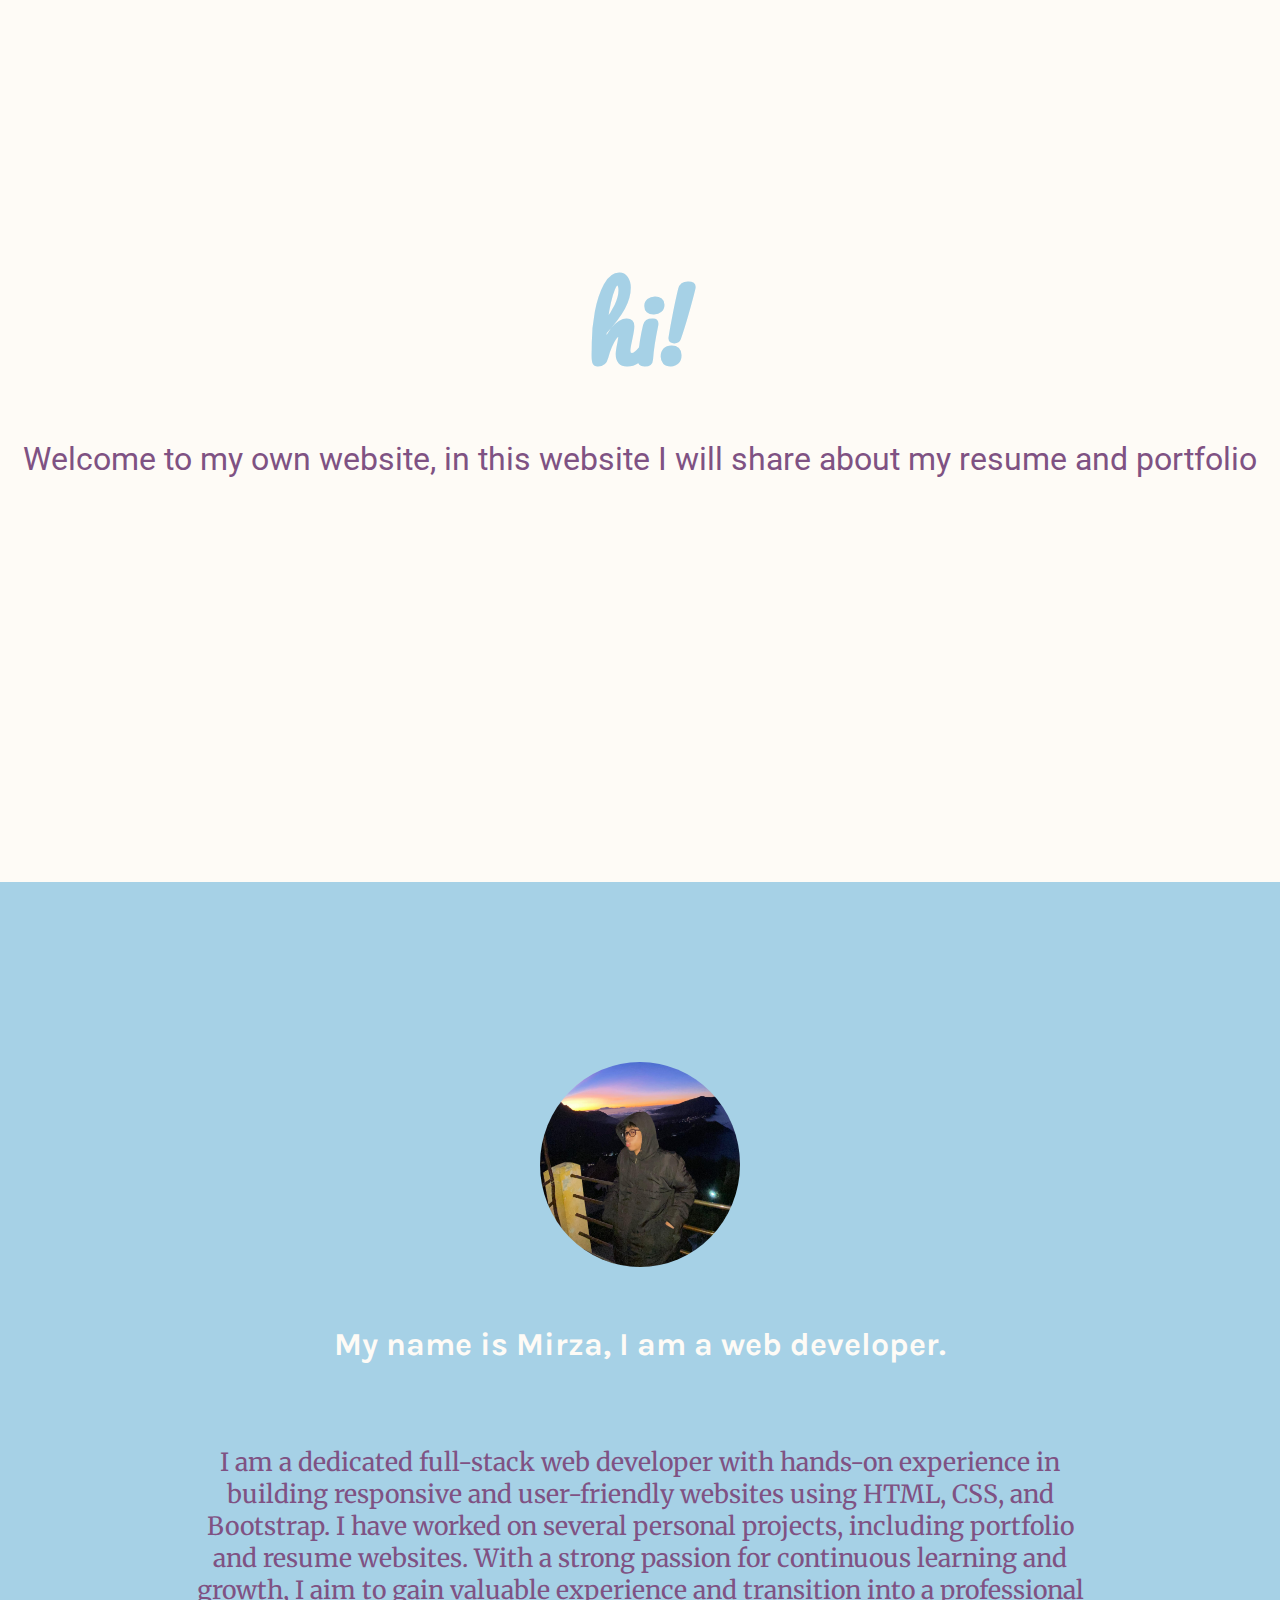
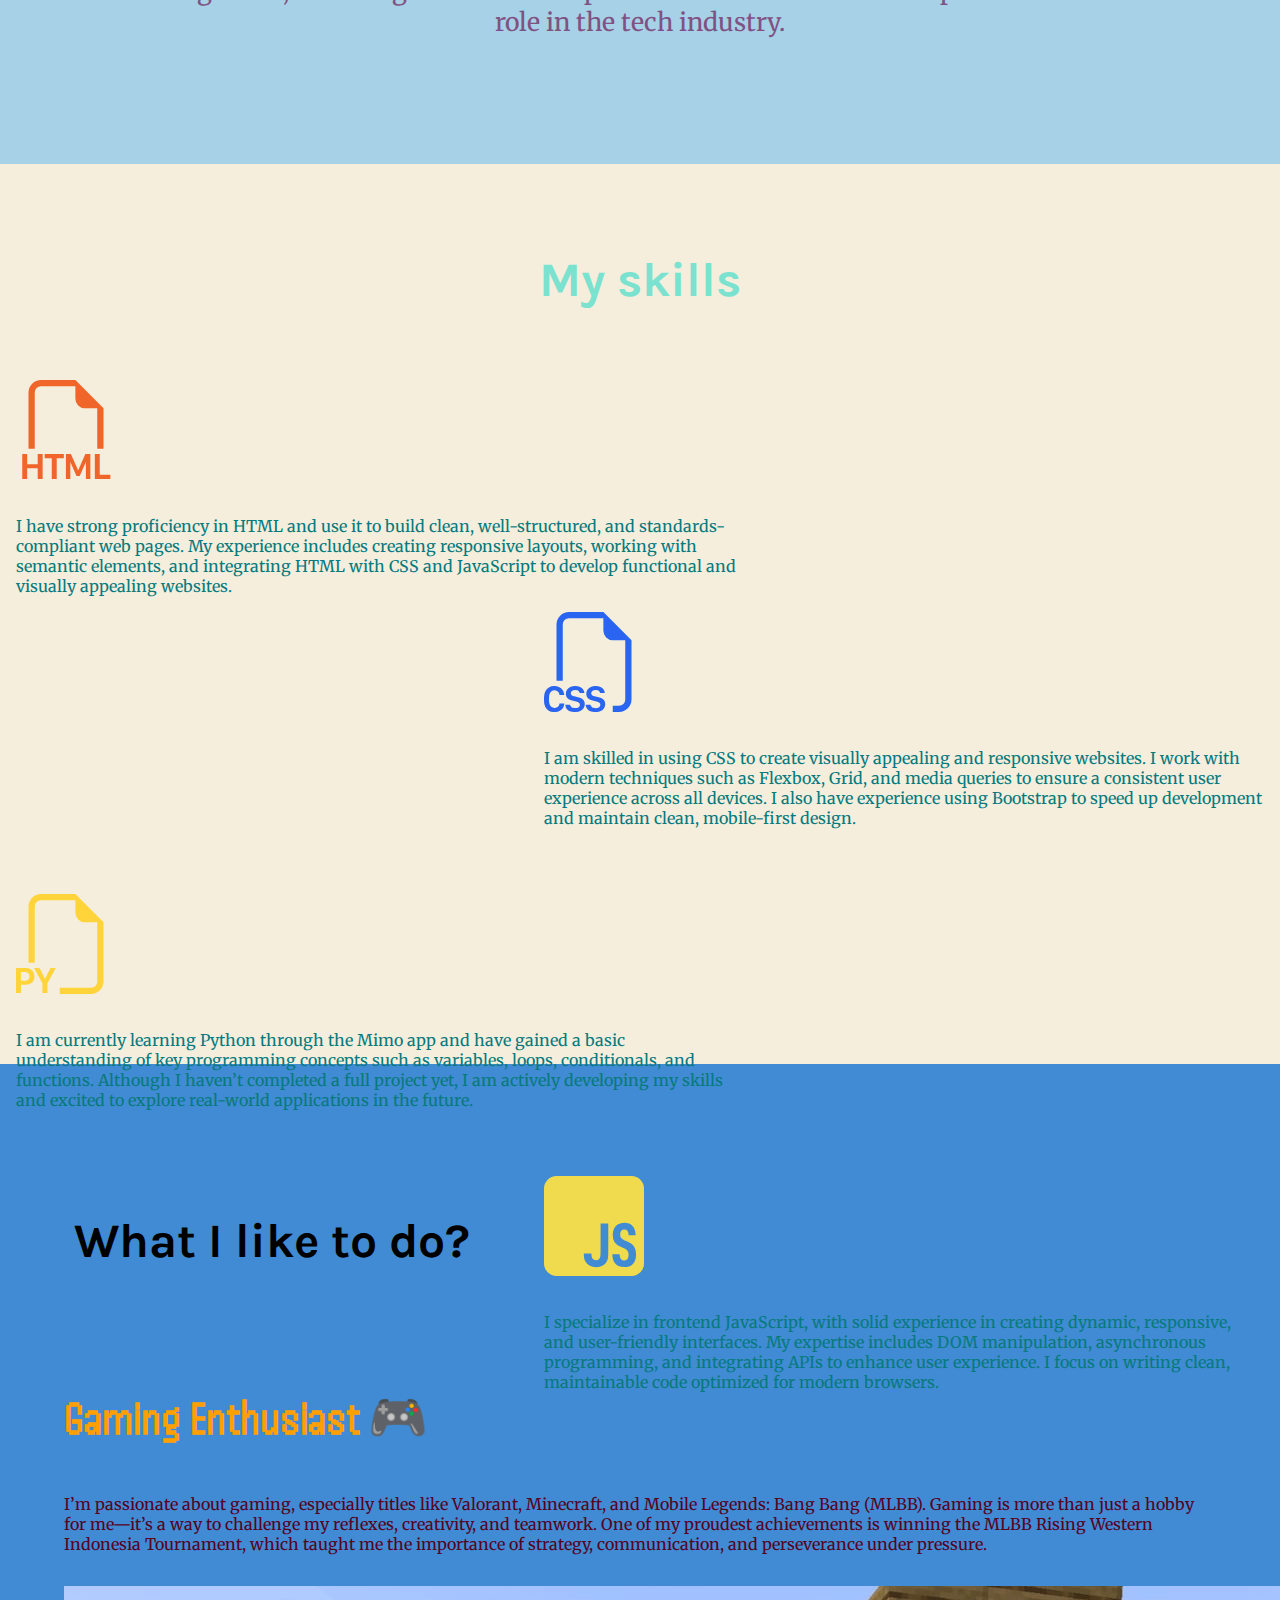
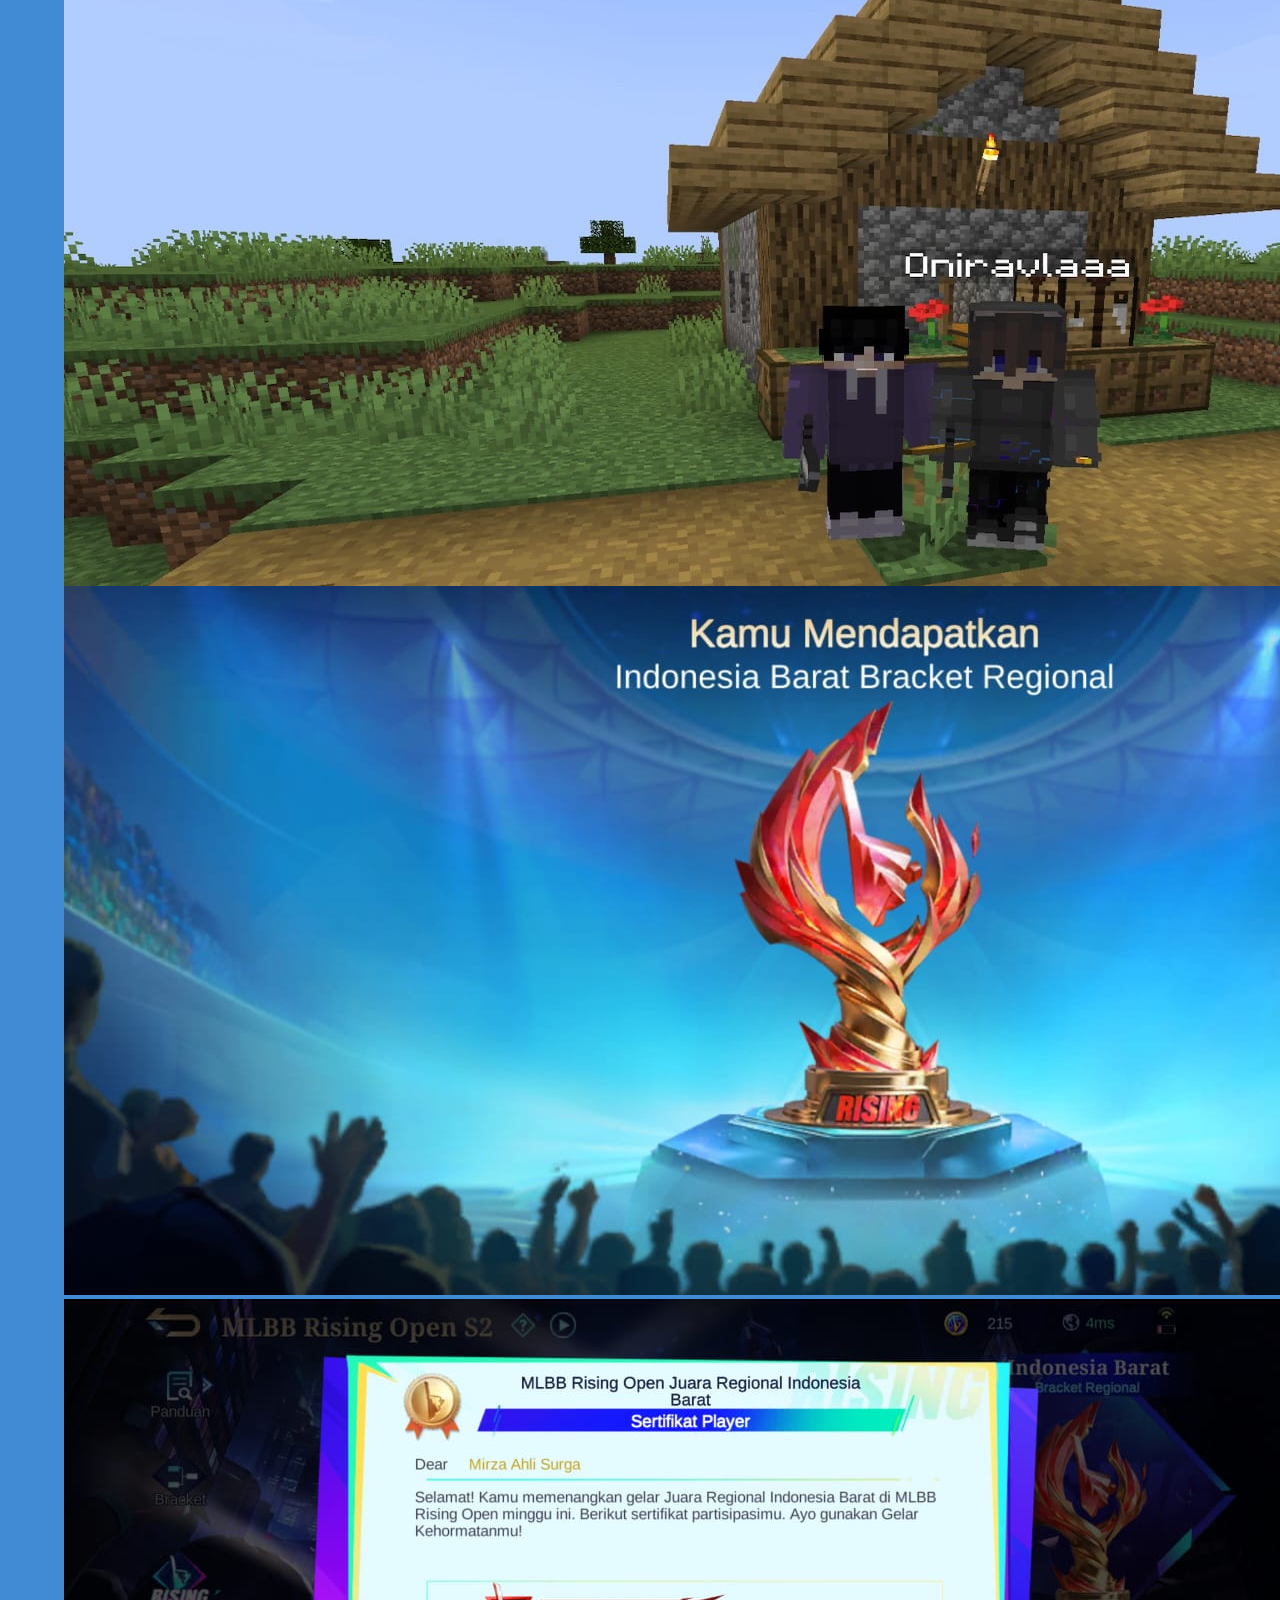
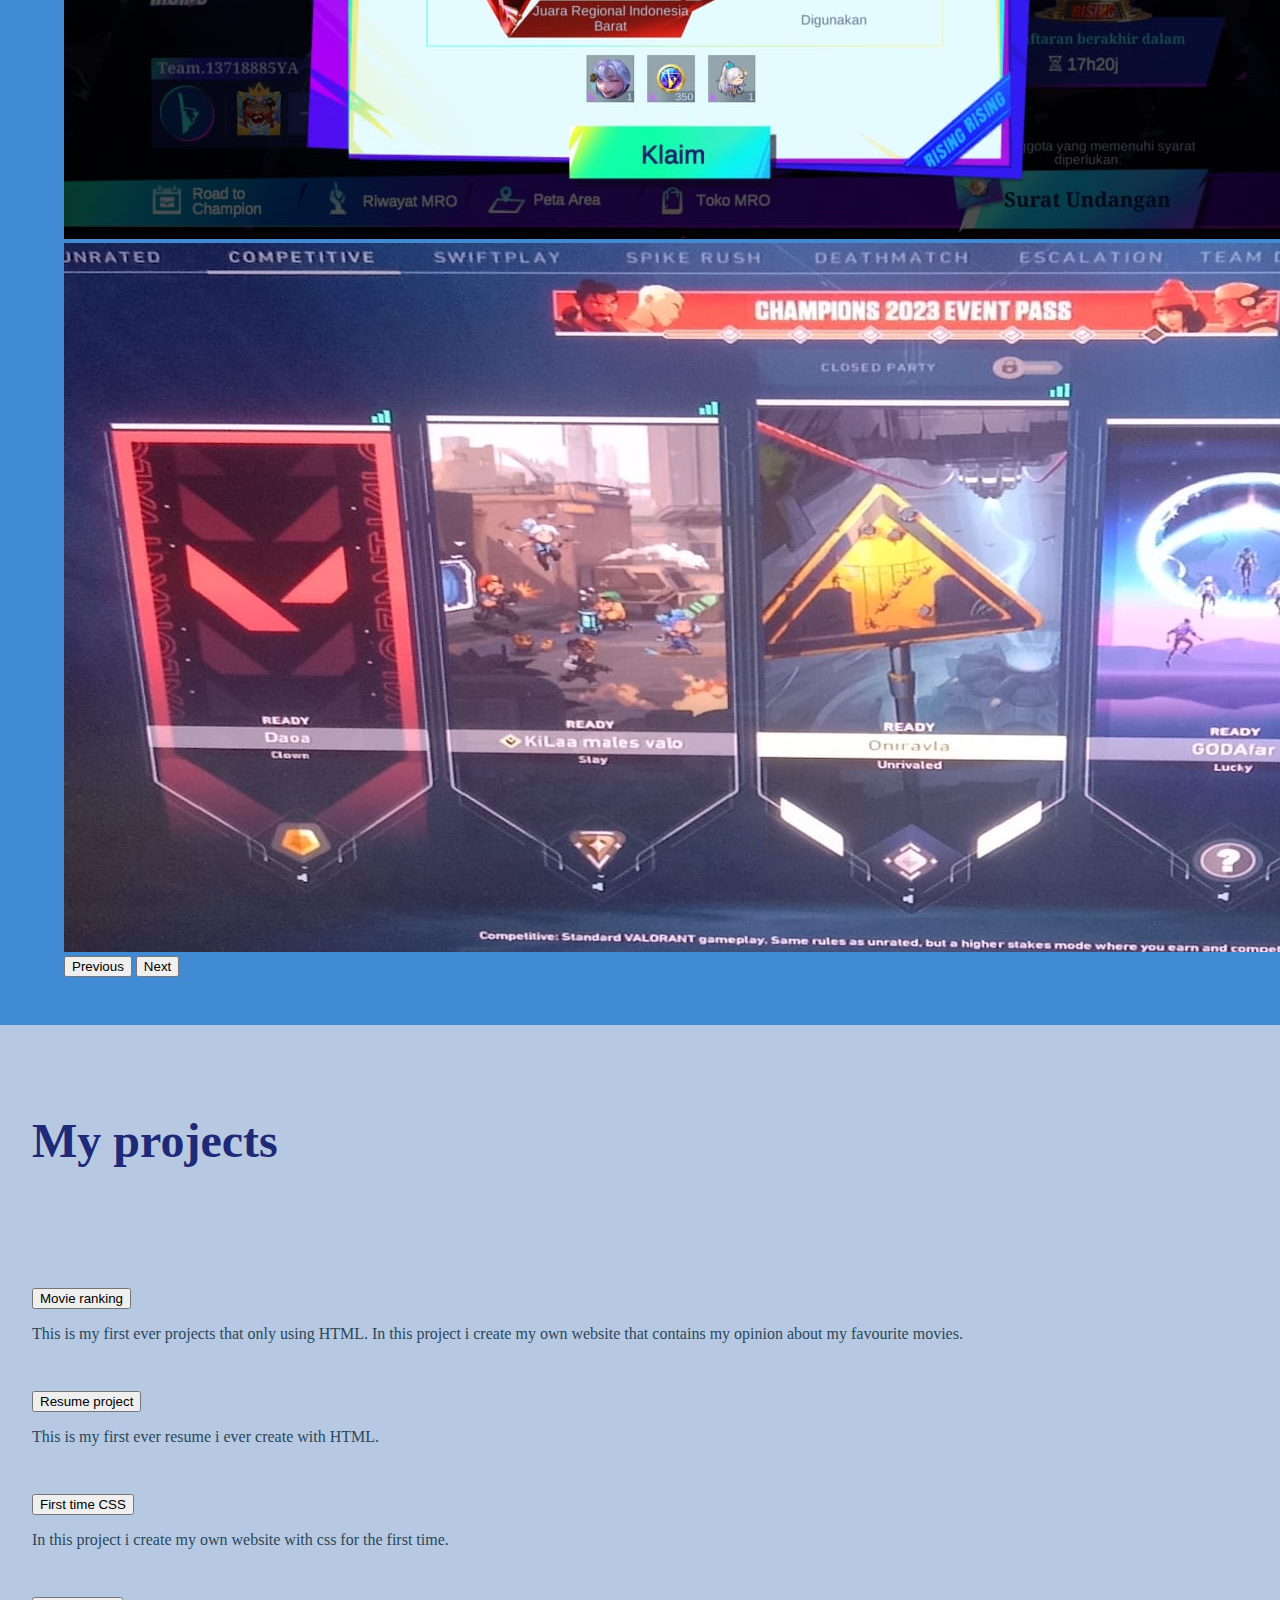
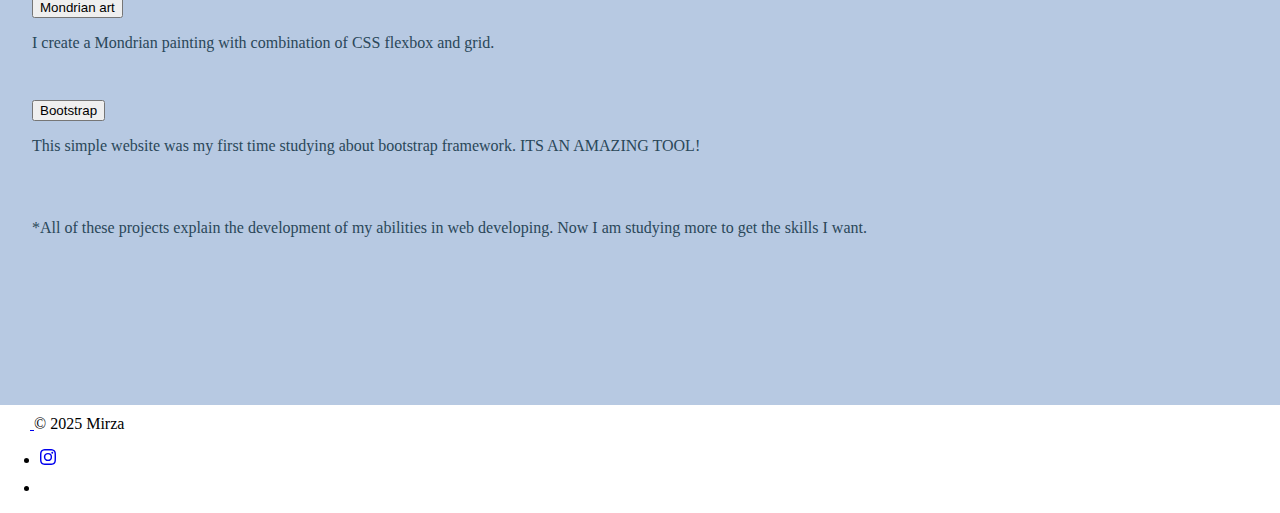
<file: index.html>
<!DOCTYPE html>
<html lang="en" data-bs-theme="dark">
<head>
    <meta charset="UTF-8">
    <meta name="viewport" content="width=device-width, initial-scale=1.0">
    <title>Mirza's Portfolio</title>
    <link rel="stylesheet" href="./style.css">
    <link rel="preconnect" href="https://fonts.googleapis.com">
<link rel="preconnect" href="https://fonts.gstatic.com" crossorigin>
<link href="https://fonts.googleapis.com/css2?family=Pacifico&display=swap" rel="stylesheet">

<link rel="preconnect" href="https://fonts.googleapis.com">
<link rel="preconnect" href="https://fonts.gstatic.com" crossorigin>
<link href="https://fonts.googleapis.com/css2?family=Roboto:ital,wght@0,100..900;1,100..900&display=swap" rel="stylesheet">

<link rel="preconnect" href="https://fonts.googleapis.com">
<link rel="preconnect" href="https://fonts.gstatic.com" crossorigin>
<link href="https://fonts.googleapis.com/css2?family=Karla:ital,wght@0,200..800;1,200..800&display=swap" rel="stylesheet">

<link rel="preconnect" href="https://fonts.googleapis.com">
<link rel="preconnect" href="https://fonts.gstatic.com" crossorigin>
<link href="https://fonts.googleapis.com/css2?family=Merriweather:ital,opsz,wght@0,18..144,300..900;1,18..144,300..900&display=swap" rel="stylesheet">

<link rel="preconnect" href="https://fonts.googleapis.com">
<link rel="preconnect" href="https://fonts.gstatic.com" crossorigin>
<link href="https://fonts.googleapis.com/css2?family=Handjet:wght@100..900&display=swap" rel="stylesheet">

<link href="https://cdn.jsdelivr.net/npm/bootstrap@5.3.6/dist/css/bootstrap.min.css" rel="stylesheet" integrity="sha384-4Q6Gf2aSP4eDXB8Miphtr37CMZZQ5oXLH2yaXMJ2w8e2ZtHTl7GptT4jmndRuHDT" crossorigin="anonymous">
</head>

<body>
    <div class="first page">
        <div class="container-hi">
            <h1 class="hi">hi!</h1>
        </div>
        <div class="desc1">
            <p>Welcome to my own website, in this website I will share about my resume and portfolio</p>
        </div>
    </div>
<!----------------------------------------------------------------------------------------->
    <div class="second page">
        <div class="my-photo">
            <img src="./needs/WhatsApp Image 2025-05-08 at 14.22.48.jpeg" alt="">
        </div>
        <div class="title1">
            <h2>My name is Mirza, I am a web developer.</h2>
        </div>

        <div class="container-desc2">
        <div class="desc2">
            <p>I am a dedicated full-stack web developer with hands-on experience in building responsive and user-friendly websites using HTML, CSS, and Bootstrap. I have worked on several personal projects, including portfolio and resume websites. With a strong passion for continuous learning and growth, I aim to gain valuable experience and transition into a professional role in the tech industry.</p>
        </div>
        </div>
    </div>
<!----------------------------------------------------------------------------------------->
    <div class="skills page">
        <div class="title2">
            <h2>
                My skills
            </h2>
        </div>
        <div class="container-html">
        <div class="html">
            <svg xmlns="http://www.w3.org/2000/svg" width="16" height="16" fill="currentColor" class="bi bi-filetype-html" viewBox="0 0 16 16">
                <path fill-rule="evenodd" d="M14 4.5V11h-1V4.5h-2A1.5 1.5 0 0 1 9.5 3V1H4a1 1 0 0 0-1 1v9H2V2a2 2 0 0 1 2-2h5.5zm-9.736 7.35v3.999h-.791v-1.714H1.79v1.714H1V11.85h.791v1.626h1.682V11.85h.79Zm2.251.662v3.337h-.794v-3.337H4.588v-.662h3.064v.662zm2.176 3.337v-2.66h.038l.952 2.159h.516l.946-2.16h.038v2.661h.715V11.85h-.8l-1.14 2.596H9.93L8.79 11.85h-.805v3.999zm4.71-.674h1.696v.674H12.61V11.85h.79v3.325Z"/>
              </svg>

            <p>I have strong proficiency in HTML and use it to build clean, well-structured, and standards-compliant web pages. My experience includes creating responsive layouts, working with semantic elements, and integrating HTML with CSS and JavaScript to develop functional and visually appealing websites.</p>
        </div>
        </div>
        <div class="container-css">
        <div class="css">
            <svg xmlns="http://www.w3.org/2000/svg" width="16" height="16" fill="currentColor" class="bi bi-filetype-css" viewBox="0 0 16 16">
                <path fill-rule="evenodd" d="M14 4.5V14a2 2 0 0 1-2 2h-1v-1h1a1 1 0 0 0 1-1V4.5h-2A1.5 1.5 0 0 1 9.5 3V1H4a1 1 0 0 0-1 1v9H2V2a2 2 0 0 1 2-2h5.5zM3.397 14.841a1.13 1.13 0 0 0 .401.823q.195.162.478.252.284.091.665.091.507 0 .859-.158.354-.158.539-.44.187-.284.187-.656 0-.336-.134-.56a1 1 0 0 0-.375-.357 2 2 0 0 0-.566-.21l-.621-.144a1 1 0 0 1-.404-.176.37.37 0 0 1-.144-.299q0-.234.185-.384.188-.152.512-.152.214 0 .37.068a.6.6 0 0 1 .246.181.56.56 0 0 1 .12.258h.75a1.1 1.1 0 0 0-.2-.566 1.2 1.2 0 0 0-.5-.41 1.8 1.8 0 0 0-.78-.152q-.439 0-.776.15-.337.149-.527.421-.19.273-.19.639 0 .302.122.524.124.223.352.367.228.143.539.213l.618.144q.31.073.463.193a.39.39 0 0 1 .152.326.5.5 0 0 1-.085.29.56.56 0 0 1-.255.193q-.167.07-.413.07-.175 0-.32-.04a.8.8 0 0 1-.248-.115.58.58 0 0 1-.255-.384zM.806 13.693q0-.373.102-.633a.87.87 0 0 1 .302-.399.8.8 0 0 1 .475-.137q.225 0 .398.097a.7.7 0 0 1 .272.26.85.85 0 0 1 .12.381h.765v-.072a1.33 1.33 0 0 0-.466-.964 1.4 1.4 0 0 0-.489-.272 1.8 1.8 0 0 0-.606-.097q-.534 0-.911.223-.375.222-.572.632-.195.41-.196.979v.498q0 .568.193.976.197.407.572.626.375.217.914.217.439 0 .785-.164t.55-.454a1.27 1.27 0 0 0 .226-.674v-.076h-.764a.8.8 0 0 1-.118.363.7.7 0 0 1-.272.25.9.9 0 0 1-.401.087.85.85 0 0 1-.478-.132.83.83 0 0 1-.299-.392 1.7 1.7 0 0 1-.102-.627zM6.78 15.29a1.2 1.2 0 0 1-.111-.449h.764a.58.58 0 0 0 .255.384q.106.073.25.114.142.041.319.041.245 0 .413-.07a.56.56 0 0 0 .255-.193.5.5 0 0 0 .085-.29.39.39 0 0 0-.153-.326q-.152-.12-.463-.193l-.618-.143a1.7 1.7 0 0 1-.539-.214 1 1 0 0 1-.351-.367 1.1 1.1 0 0 1-.123-.524q0-.366.19-.639.19-.272.527-.422t.777-.149q.456 0 .779.152.326.153.5.41.18.255.2.566h-.75a.56.56 0 0 0-.12-.258.6.6 0 0 0-.246-.181.9.9 0 0 0-.37-.068q-.324 0-.512.152a.47.47 0 0 0-.184.384q0 .18.143.3a1 1 0 0 0 .404.175l.621.143q.326.075.566.211t.375.358.135.56q0 .37-.188.656a1.2 1.2 0 0 1-.539.439q-.351.158-.858.158-.381 0-.665-.09a1.4 1.4 0 0 1-.478-.252 1.1 1.1 0 0 1-.29-.375"/>
              </svg>


            <P>I am skilled in using CSS to create visually appealing and responsive websites. I work with modern techniques such as Flexbox, Grid, and media queries to ensure a consistent user experience across all devices. I also have experience using Bootstrap to speed up development and maintain clean, mobile-first design.</P>
        </div>
        </div>
        <div class="container-python">
        <div class="python">

            <svg xmlns="http://www.w3.org/2000/svg" width="16" height="16" fill="currentColor" class="bi bi-filetype-py" viewBox="0 0 16 16">
                <path fill-rule="evenodd" d="M14 4.5V14a2 2 0 0 1-2 2H7v-1h5a1 1 0 0 0 1-1V4.5h-2A1.5 1.5 0 0 1 9.5 3V1H4a1 1 0 0 0-1 1v9H2V2a2 2 0 0 1 2-2h5.5zM0 11.85h1.6q.434 0 .732.179.302.175.46.477t.158.677-.16.677q-.158.299-.464.474a1.45 1.45 0 0 1-.732.173H.79v1.342H0zm2.06 1.714a.8.8 0 0 0 .085-.381q0-.34-.185-.521-.185-.182-.513-.182H.788v1.406h.66a.8.8 0 0 0 .374-.082.57.57 0 0 0 .238-.24m2.963.75v1.535H4.23v-1.52L2.89 11.85h.876l.853 1.696h.032l.856-1.696h.855z"/>
              </svg>


            <p>I am currently learning Python through the Mimo app and have gained a basic understanding of key programming concepts such as variables, loops, conditionals, and functions. Although I haven’t completed a full project yet, I am actively developing my skills and excited to explore real-world applications in the future.</p>

        </div>
        </div>
        <div class="container-js">
            <div class="js">
                <svg xmlns="http://www.w3.org/2000/svg" width="16" height="16" fill="currentColor" class="bi bi-javascript" viewBox="0 0 16 16">
                    <path fill-rule="evenodd" d="M14 0a2 2 0 0 1 2 2v12a2 2 0 0 1-2 2H2a2 2 0 0 1-2-2V2a2 2 0 0 1 2-2zM9.053 7.596v3.127l-.007 1.752q0 .498-.186.752t-.556.263q-.342 0-.528-.234-.185-.234-.185-.684v-.175H6.37v.185q0 .665.253 1.113.255.45.703.674.44.225 1.016.225.88 0 1.406-.498.527-.498.527-1.485l.007-1.752V7.596zm3.808-.108q-.585 0-1.006.244a1.67 1.67 0 0 0-.634.674 2.1 2.1 0 0 0-.225.996q0 .753.293 1.182.303.42.967.732l.469.215q.438.186.625.43.185.244.185.635 0 .478-.166.703-.156.224-.527.224-.361.001-.547-.244-.186-.243-.205-.752h-1.162q.02.996.498 1.524.479.527 1.386.527.909 0 1.417-.518.507-.517.507-1.484 0-.81-.332-1.289t-1.045-.79l-.449-.196q-.39-.166-.556-.381-.166-.214-.166-.576 0-.4.165-.596.177-.195.508-.195.361 0 .508.234.156.234.176.703h1.123q-.03-.976-.498-1.484-.47-.518-1.309-.518"/>
                  </svg>

            <p>
                I specialize in frontend JavaScript, with solid experience in creating dynamic, responsive, and user-friendly interfaces. My expertise includes DOM manipulation, asynchronous programming, and integrating APIs to enhance user experience. I focus on writing clean, maintainable code optimized for modern browsers.
            </p>
            </div>
        </div>
    </div>
<!----------------------------------------------------------------------------------------->
    <div class="hobbies page">
        <div class="title3">
            <h2>What I like to do?</h2>
        </div>
        <div class="games">
            <h3>Gaming Enthusiast 🎮</h3>
            <p>    
                I’m passionate about gaming, especially titles like Valorant, Minecraft, and Mobile Legends: Bang Bang (MLBB). Gaming is more than just a hobby for me—it’s a way to challenge my reflexes, creativity, and teamwork. One of my proudest achievements is winning the MLBB Rising Western Indonesia Tournament, which taught me the importance of strategy, communication, and perseverance under pressure.
            </p>
            <div id="carouselExampleAutoplaying" class="carousel slide" data-bs-ride="carousel">
                <div class="carousel-inner">
                  <div class="carousel-item active">
                    <img src="./needs/minecraft.jpeg" class="d-block w-100" alt="...">
                  </div>
                  <div class="carousel-item rising">
                    <img src="./needs/WhatsApp Image 2025-06-10 at 15.55.23.jpeg" class="d-block w-100" alt="...">
                  </div>
                  <div class="carousel-item sertip">
                    <img src="./needs/WhatsApp Image 2025-06-13 at 20.38.11.jpeg" class="d-block w-100" alt="...">
                  </div>
                  <div class="carousel-item valo">
                    <img src="./needs/edited valo.jpeg" class="d-block w-100" alt="...">
                  </div>
                </div>
                <button class="carousel-control-prev" type="button" data-bs-target="#carouselExampleAutoplaying" data-bs-slide="prev">
                  <span class="carousel-control-prev-icon" aria-hidden="true"></span>
                  <span class="visually-hidden">Previous</span>
                </button>
                <button class="carousel-control-next" type="button" data-bs-target="#carouselExampleAutoplaying" data-bs-slide="next">
                  <span class="carousel-control-next-icon" aria-hidden="true"></span>
                  <span class="visually-hidden">Next</span>
                </button>
              </div>
            
        </div>
    </div>
<!----------------------------------------------------------------------------------------->
    <div class="portfolio page">
        <div class="title4">
            <h2>My projects</h2>
        </div>
        <div class="movie-ranking">
            <a href="./needs/movie-ranking.html"><button type="button" class="btn btn-danger">Movie ranking</button></a>
            <p>This is my first ever projects that only using HTML. In this project i create my own website that contains my opinion about my favourite movies.</p>
        </div>

        <div class="first-resume">
            
            <a href="./needs/resume.html"><button type="button" class="btn btn-danger">Resume project</button></a>
            <p>This is my first ever resume i ever create with HTML.</p>
        </div>

        <div class="first-css">
            
            <a href="./needs/adding css/index.html"><button type="button" class="btn btn-danger">First time CSS</button></a>
            <p>In this project i create my own website with css for the first time.</p>
        </div>

        <div class="mondrian">
            
            <a href="./needs/mondrian.html"><button type="button" class="btn btn-danger">Mondrian art</button></a>
            <p>I create a Mondrian painting with combination of CSS flexbox and grid.</p>
        </div>

        <div class="bootstrap">
            
            <a href="./needs/bootstrap copy/index.html"><button type="button" class="btn btn-danger">Bootstrap</button></a>
            <p>This simple website was my first time studying about bootstrap framework. ITS AN AMAZING TOOL!</p>
        </div>
        <div class="conclusion">
            <p>*All of these projects explain the development of my abilities in web developing. Now I am studying more to get the skills I want.</p>
        </div>
    </div>
<!----------------------------------------------------------------------------------------->
    <div class="container"> 
        <footer class="d-flex flex-wrap justify-content-between align-items-center py-3 my-4 border-top kaki"> 
            <div class="col-md-4 d-flex align-items-center"> 
                <a href="/" class="mb-3 me-2 mb-md-0 text-body-secondary text-decoration-none lh-1" aria-label="Bootstrap"> 
                    <svg class="bi" width="30" height="24" aria-hidden="true">
                        <use xlink:href="#bootstrap">

                        </use>
                    </svg> 
                </a> 
                <span class="mb-3 mb-md-0 text-body-secondary">© 2025 Mirza</span> 
            </div> 
            <ul class="nav col-md-4 justify-content-end list-unstyled d-flex"> 
                <li class="ms-3">
                    <a class="text-body-secondary" href="https://www.instagram.com/mirzalvrn" aria-label="Instagram">
                        <svg xmlns="http://www.w3.org/2000/svg" width="16" height="16" fill="currentColor" class="bi bi-instagram" viewBox="0 0 16 16">
                            <path d="M8 0C5.829 0 5.556.01 4.703.048 3.85.088 3.269.222 2.76.42a3.9 3.9 0 0 0-1.417.923A3.9 3.9 0 0 0 .42 2.76C.222 3.268.087 3.85.048 4.7.01 5.555 0 5.827 0 8.001c0 2.172.01 2.444.048 3.297.04.852.174 1.433.372 1.942.205.526.478.972.923 1.417.444.445.89.719 1.416.923.51.198 1.09.333 1.942.372C5.555 15.99 5.827 16 8 16s2.444-.01 3.298-.048c.851-.04 1.434-.174 1.943-.372a3.9 3.9 0 0 0 1.416-.923c.445-.445.718-.891.923-1.417.197-.509.332-1.09.372-1.942C15.99 10.445 16 10.173 16 8s-.01-2.445-.048-3.299c-.04-.851-.175-1.433-.372-1.941a3.9 3.9 0 0 0-.923-1.417A3.9 3.9 0 0 0 13.24.42c-.51-.198-1.092-.333-1.943-.372C10.443.01 10.172 0 7.998 0zm-.717 1.442h.718c2.136 0 2.389.007 3.232.046.78.035 1.204.166 1.486.275.373.145.64.319.92.599s.453.546.598.92c.11.281.24.705.275 1.485.039.843.047 1.096.047 3.231s-.008 2.389-.047 3.232c-.035.78-.166 1.203-.275 1.485a2.5 2.5 0 0 1-.599.919c-.28.28-.546.453-.92.598-.28.11-.704.24-1.485.276-.843.038-1.096.047-3.232.047s-2.39-.009-3.233-.047c-.78-.036-1.203-.166-1.485-.276a2.5 2.5 0 0 1-.92-.598 2.5 2.5 0 0 1-.6-.92c-.109-.281-.24-.705-.275-1.485-.038-.843-.046-1.096-.046-3.233s.008-2.388.046-3.231c.036-.78.166-1.204.276-1.486.145-.373.319-.64.599-.92s.546-.453.92-.598c.282-.11.705-.24 1.485-.276.738-.034 1.024-.044 2.515-.045zm4.988 1.328a.96.96 0 1 0 0 1.92.96.96 0 0 0 0-1.92m-4.27 1.122a4.109 4.109 0 1 0 0 8.217 4.109 4.109 0 0 0 0-8.217m0 1.441a2.667 2.667 0 1 1 0 5.334 2.667 2.667 0 0 1 0-5.334"/>
                          </svg>
                            <use xlink:href="https://www.instagram.com/mirzalvrn">

                            </use>
                        </svg>
                    </a>
                </li> 


                <li class="ms-3">
                    <a class="text-body-secondary" href="#" aria-label="Facebook">
                        <svg class="bi" width="24" height="24">
                            <use xlink:href="#facebook">

                            </use>
                        </svg>
                    </a>
                </li>
            </ul> 
        </footer>
    </div>
    <!----------------------------------------------------------------------------------------->
</body>

<script src="https://cdn.jsdelivr.net/npm/bootstrap@5.3.6/dist/js/bootstrap.bundle.min.js" integrity="sha384-j1CDi7MgGQ12Z7Qab0qlWQ/Qqz24Gc6BM0thvEMVjHnfYGF0rmFCozFSxQBxwHKO" crossorigin="anonymous"></script>
<footer>

</footer>
</html>
</file>
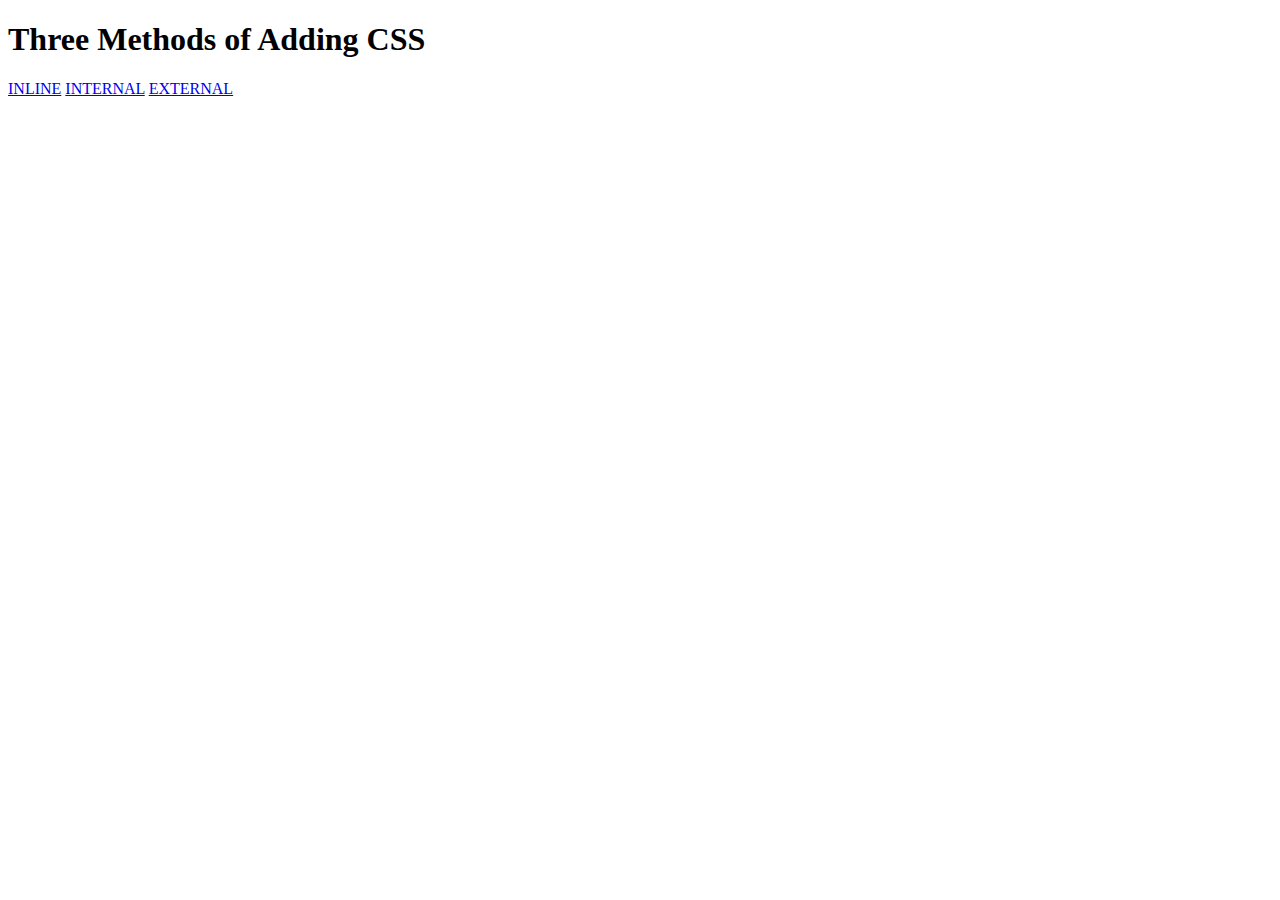
<file: needs/adding css/index.html>
<!DOCTYPE html>
<html lang="en">

<head>
  <meta charset="UTF-8">
  <title>Adding CSS</title>
</head>

<body>
  <h1>Three Methods of Adding CSS</h1>
  <a href="./inline.html">INLINE</a> 
  <a href="./internal.html">INTERNAL</a>
  <a href="./external.html">EXTERNAL</a>
  <!-- Create 3 Links to The 3 Webpages: inline, internal and external -->
</body>

</html>
</file>
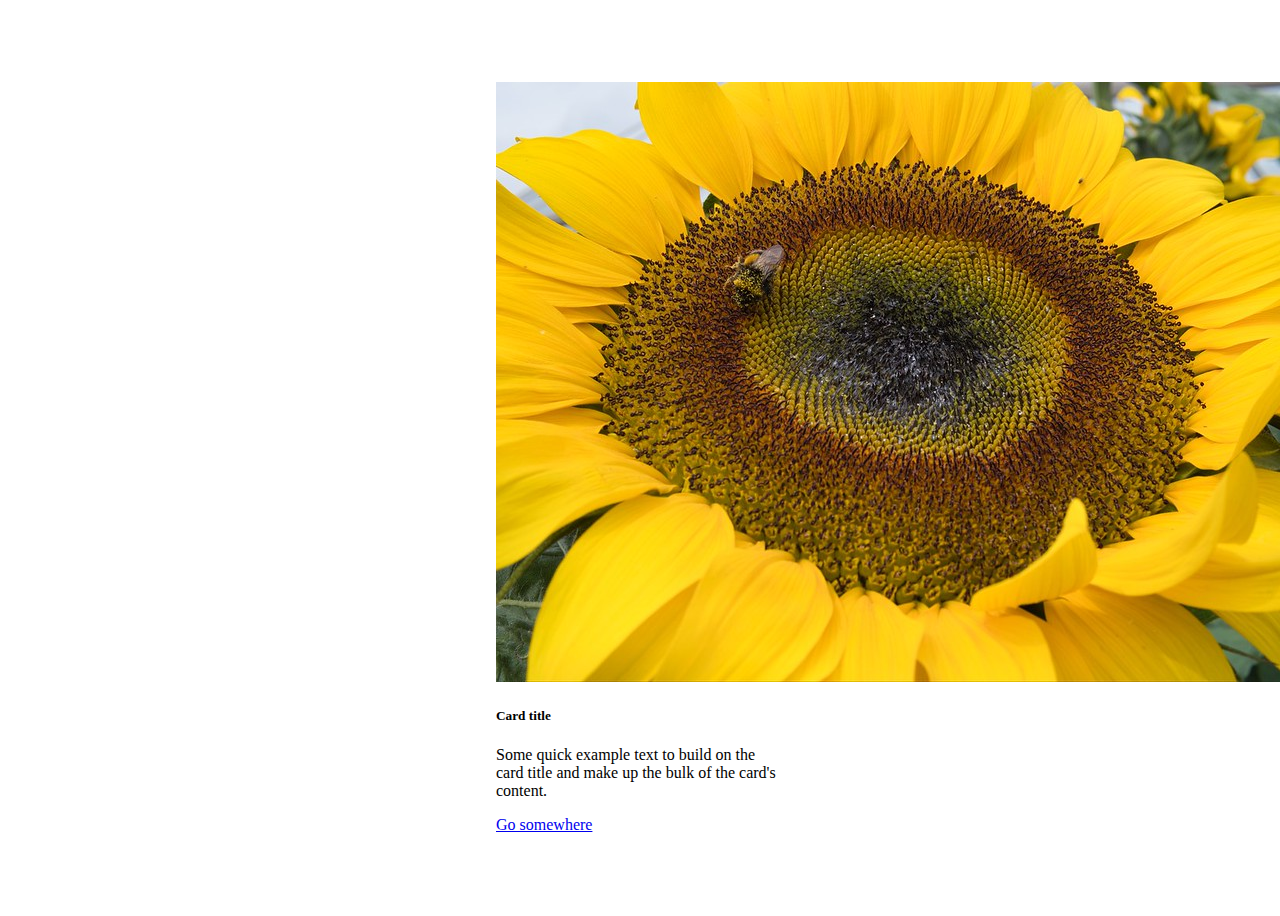
<file: needs/bootstrap copy/index.html>
<!doctype html>
<html lang="en">

<head>
  <meta charset="utf-8">
  <meta name="viewport" content="width=device-width, initial-scale=1">
  <title>Bootstrap</title>
  <!-- TODO 1: Add the Bootstrap link here. -->
  <link href="https://cdn.jsdelivr.net/npm/bootstrap@5.3.5/dist/css/bootstrap.min.css" rel="stylesheet" integrity="sha384-SgOJa3DmI69IUzQ2PVdRZhwQ+dy64/BUtbMJw1MZ8t5HZApcHrRKUc4W0kG879m7" crossorigin="anonymous">
  <style>
    /* TODO 4: Use flexbox to center the card in the vertical and horizontal center. */
    .flex-container{
      display: flex;
      justify-content: center;
      align-items: center;
      height: 100vh;
    }
  </style>
</head>

<body>
  <div class="flex-container">
    <!-- TODO 2: Add the Bootstrap Prebuilt Card here -->
    <div class="card" style="width: 18rem;">
      <img src="./flower.jpg" class="card-img-top" alt="flower image">
      <div class="card-body">
        <h5 class="card-title">Card title</h5>
        <p class="card-text">Some quick example text to build on the card title and make up the bulk of the card's content.</p>
        <a href="#" class="btn btn-primary">Go somewhere</a>
      </div>
    </div>
    <!-- TODO 3: Change the image src to display the flower.jpg image. -->
  </div>
</body>

</html>
</file>
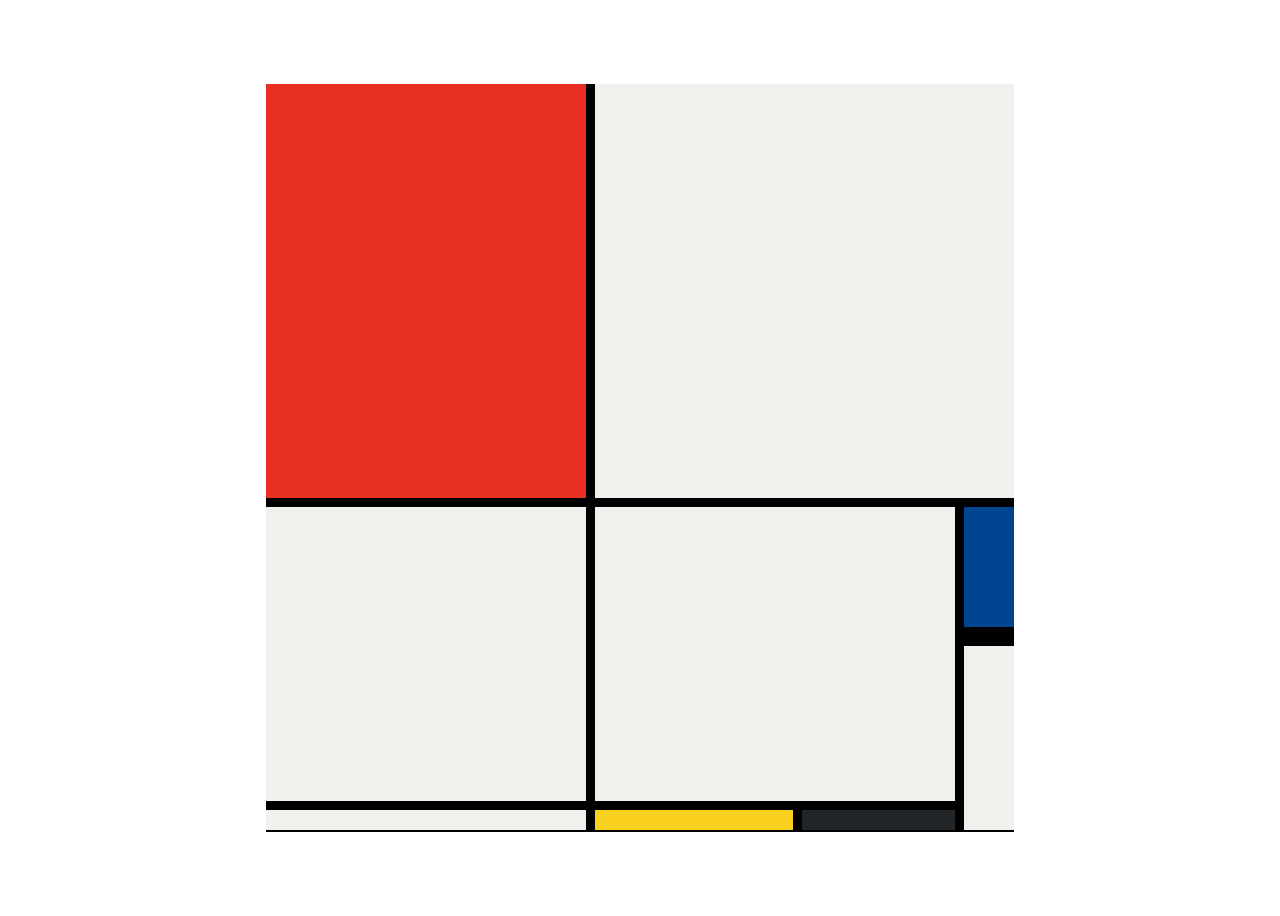
<file: needs/mondrian.html>
<!DOCTYPE html>
<html lang="en">

<head>
  <meta charset="UTF-8">
  <meta name="viewport" content="width=device-width, initial-scale=1.0">
  <title>Mondrian Project</title>
  <style>
    /* 
    Write your CSS here 
    Gap Colour: #000
    White: #F0F1EC
    Red: #E72F24
    Black: #232629
    Blue: #004592
    Yellow: #F9D01E

    For dimensions, see dimensions.png image.
    HINT: Remember you can't change the properties of grid lines.
    But grid lines are transparent!
    */
    body{
      display: flex;
      justify-content: center;
      align-items: center;
      height: 100vh;
    }

    .container{
      background-color: #000;
      height: 748px;
      width: 748px;
      display: grid;
      grid-template-columns: 320px 198px 153px 50px;
      grid-template-rows: 414px 130px 155px 20px;
      gap: 9px;
    }

    .red{
      background-color: #E72F24;
    }

    .white1{
      background-color: #F0F1EC;
      grid-column: span 3;
    }

    .white2{
      background-color: #F0F1EC;
      grid-row: span 2;
    }

    .white3{
      background-color: #F0F1EC;
      grid-column: span 2;
      grid-row: span 2;
    }

    .blue{
      background-color: #004592;
      border-bottom: 10px solid black;
    }

    .white5{
      background-color: #F0F1EC;
    }

    .yellow{
      background-color: #F9D01E;
    }

    .black{
      background-color: #232629;
    }

    .white4{
      background-color: #F0F1EC;
      grid-row: span 2;
    }

  </style>
</head>

<body>
  <!-- Write your HTML here -->
   <div class="container">
    <div class="red box"></div>

    <div class="white1 box"></div>
    <div class="white2 box"></div>
    <div class="white3 box"></div>

    <div class="blue box"></div>

    <div class="white4 box"></div>
    <div class="white5 box"></div>

    <div class="yellow box"></div>

    <div class="black box"></div>
   </div>
</body>

</html>
</file>
<file: style.css>
body{
    margin: 0px;
}

/*---------------------------------------*/

.first{
    background-color: #FEFBF6;
    height: 98vh;

}

.container-hi{
    display: flex;
    align-items: center;
    justify-content: center;
}

.hi{
    margin: 0px;
    font-size: 6rem;
    font-family: Pacifico;
    color: #A6D1E6;
    padding-top: 240px;
}

.desc1 > p{
    font-family: "Roboto", sans-serif;
    text-align: center;
    color: #7F5283;
    font-size: 2rem;
}

/*---------------------------------------*/

.second{
    background-color: #A6D1E6;
    height: 98vh;
}

.my-photo{
    display: flex;
    justify-content: center;
    padding-top: 180px;
}

.my-photo > img{
    border-radius: 50%;
    width: 200px;
}

.title1{
    text-align: center;
    padding: 2rem;
}

.title1 > h2{
    color: #FEFBF6;
    font-family: "Karla", sans-serif;
    font-size: 2rem;
}

.container-desc2{
    display: flex;
    justify-content: center;
}

.desc2{
    width: 900px;
    text-align: center;

    font-size: 25px;
    align-content: center;
}

.desc2 > p{
    font-family: "Merriweather", serif;
    color: #7F5283;
}

/*---------------------------------------*/

.skills{
    background-color: #F5EEDD;
    height: 100vh;
}

.title2{
    display: flex;
    justify-content: center;
    padding-top: 3rem;
    padding-bottom: 2rem;
}

.title2 > h2{
    color: rgb(122, 226, 207);
    font-family: "Karla", sans-serif;
    font-weight: bold;
    font-size: 3rem;
}

.html{
    width: 80vh;
    float: left;
    padding-left: 1rem;
}

.html > svg{
    width: 100px;
    height: 100px;
    color: #f06529;
}

.html > p{
    font-family: "Merriweather", serif;
    color: #077A7D;
    padding-top: 1rem;
}

/*---------------------------------------*/

.css{
    width: 80vh;
    float: right;
    padding-right: 1rem;
}

.css > svg{
    width: 100px;
    height: 100px;
    color: #2965f1;
}

.css > p{
    font-family: "Merriweather", serif;
    color: #077A7D;
    padding-top: 1rem;
}

/*---------------------------------------*/
.python{
    width: 80vh;
    float: left;
    padding-top: 50px;
    padding-left: 1rem;
}

.python > svg{
    width: 100px;
    height: 100px;
    color: #ffd43b;
}

.python > p{
    font-family: "Merriweather", serif;
    color: #077A7D;
    padding-top: 1rem;
}
/*---------------------------------------*/
.js{
    width: 80vh;
    float: right;
    padding-right: 1rem;
    padding-top: 50px;
}

.js > svg{
    width: 100px;
    height: 100px;
    color: #f0db4f;
}

.js > p{
    font-family: "Merriweather", serif;
    color: #077A7D;
    padding-top: 1rem;
}

/*---------------------------------------*/

.hobbies{
    background-color: #408BD3;
}

.title3{
    display: flex;
    justify-content: center;
    padding-top: 3rem;
    padding-bottom: 2rem;
   
}

.title3 > h2{
    font-weight: bold;
    font-size: 3rem; 
    font-family: "karla", sans-serif;
}


.active{

    height: 600px;
}

.carousel{

    padding: 1rem 4rem 3rem 4rem;
}

.games > h3{
    color: #FF9F00;
    padding-left: 4rem;
    padding-right: 3rem;
    font-family: "Handjet", sans-serif;
    font-size: 3rem;
}

.games > p{
    color: #56021F;
    padding-left: 4rem;
    padding-right: 4rem;
    font-family: "Merriweather", serif;
}
/*---------------------------------------*/

.portfolio{
    background-color: #b7c9e2;
    height: 100vh;
    padding: 3rem 2rem 2rem 2rem;
}

.title4 > h2{
    color: #1E2A78;
    font-size: 3rem;
    padding-bottom: 2rem;
}

.movie-ranking{
    padding-top: 1rem;
}

.portfolio > div{
    padding-bottom: 2rem;
}

.movie-ranking > p{
    color: #2A4759;
}

.first-resume > p{
    color: #2A4759;
}

.first-css > p{
    color: #2A4759;
}

.mondrian > p{
    color: #2A4759;
}

.bootstrap > p{
    color: #2A4759;
}

.conclusion > p{
    color: #2A4759;

}
/*---------------------------------------*/

/* media query*/

  @media(min-width: 320px) and (max-width: 480px) /*hp*/ { 

    .my-photo{
        padding-top: 70px;
    }
    .title1 > h2{
        font-size: 1.5rem;
    }
    .desc2 > p{
        font-size: 18px;
    }

    .title2{
        padding-top: 20px;
    }
    .skills{
        height: 224vh;
    }
    .container-html{
        display: flex;
        justify-content: center;

    }
    .html{
        width: 80vh;
        display: flex;
        align-items: center;
        flex-direction: column;
    }
    
    .html > p{
        padding-top: 1rem;
        text-align: center;
        padding-right: 1rem;
    }
/*---------------------------------------*/
.container-css{
    display: flex;
    justify-content: center;
    padding-top: 20px;

}
.css{
    width: 80vh;
    display: flex;
    align-items: center;
    flex-direction: column;
    padding-right: 1rem;
    padding-left: 1rem;
}


.css > p{
    padding-top: 1rem;
    text-align: center;

}
/*---------------------------------------*/
.container-python{
    display: flex;
    justify-content: center;
    padding-top: 20px;

}
.python{
    width: 80vh;
    display: flex;
    align-items: center;
    flex-direction: column;
    padding-right: 1rem;
    padding-left: 1rem;
}


.python > p{
    padding-top: 1rem;
    text-align: center;

}
/*---------------------------------------*/
.container-js{
    display: flex;
    justify-content: center;
    padding-top: 20px;

}
.js{
    width: 80vh;
    display: flex;
    align-items: center;
    flex-direction: column;
    padding-right: 1rem;
    padding-left: 1rem;
}
.js > p{
    padding-top: 1rem;
    text-align: center;

}
/*---------------------------------------*/
.hobbies{
    height: 94vh;
}
.title3{
    text-align: center;
    padding-top: 30px;
    padding-bottom:4rem;
}
.title3 > h2{
    font-size: 42px;
}
.games > h3{
    text-align: center;
    font-size: 50px;
    padding-bottom: 2rem;
    padding-left: 1rem;
    padding-right: 1rem;
}
.games > p{
    text-align: center;
    padding-left: 2rem;
    padding-right: 2rem;
}
.carousel{
    display: none;
}
/*---------------------------------------*/
.portfolio{
    padding-top: 2rem;
    height: 153vh;
}

.title4 > h2{
    padding-top: 1px;
    margin-top: 1px;
    text-align: center;
}
.movie-ranking{
    padding-top: 0rem;
}
.movie-ranking > p{
    padding-top: 1rem;

}
.first-resume > p{
    padding-top: 1rem;
}
.first-css > p{
    padding-top: 1rem;
}
.mondrian > p{
    padding-top: 1rem;
}
.bootstrap > p{
    padding-top: 1rem;
}
.conclusion{
    padding-top: 2rem;
}
  }

  @media(min-width:481px) and (max-width: 1200px) /*tablet*/
  {
    .my-photo{
        padding-top: 65px;
    }
    .desc2 > p{
        font-size: 18px;
    }
    .desc2{
        padding-left: 13px;
        padding-right: 13px;
        padding-top: 15px;
    }
    .container-html{
        display: flex;
        justify-content: center;

    }
    .html{
        width: 80vh;
        display: flex;
        align-items: center;
        flex-direction: column;
    }
    
    .html > p{
        padding-top: 1rem;
        text-align: center;
        padding-right: 1rem;
    }
    .container-css{
        display: flex;
        justify-content: center;
        padding-top: 20px;
    
    }
    .css{
        width: 80vh;
        display: flex;
        align-items: center;
        flex-direction: column;
        padding-right: 1rem;
        padding-left: 1rem;
    }
    
    
    .css > p{
        padding-top: 1rem;
        text-align: center;
    
    }
    .container-python{
        display: flex;
        justify-content: center;
        padding-top: 20px;
    
    }
    .python{
        width: 80vh;
        display: flex;
        align-items: center;
        flex-direction: column;
        padding-right: 1rem;
        padding-left: 1rem;
    }
    
    
    .python > p{
        padding-top: 1rem;
        text-align: center;
    }
    .container-js{
        display: flex;
        justify-content: center;
        padding-top: 20px;
    
    }
    .js{
        width: 80vh;
        display: flex;
        align-items: center;
        flex-direction: column;
        padding-right: 1rem;
        padding-left: 1rem;
    }
    
    
    .js > p{
        padding-top: 1rem;
        text-align: center;
    }
    .skills{
        height: 190vh;
    }
    /*---------------------------------------*/
    .hobbies{
        height: 80vh;
    }
    .title3{
        text-align: center;
        padding-top: 70px;
        padding-bottom:4rem;
    }
    .title3 > h2{
        font-size: 42px;
    }
    .games > h3{
        text-align: center;
        font-size: 50px;
        padding-bottom: 2rem;
        padding-left: 1rem;
        padding-right: 1rem;
    }
    .games > p{
        text-align: center;
        padding-left: 2rem;
        padding-right: 2rem;
    }
    .carousel{
        display: none;
    }
    /*---------------------------------------*/
    .portfolio{
        height: 122vh;
    }
  }
</file>
